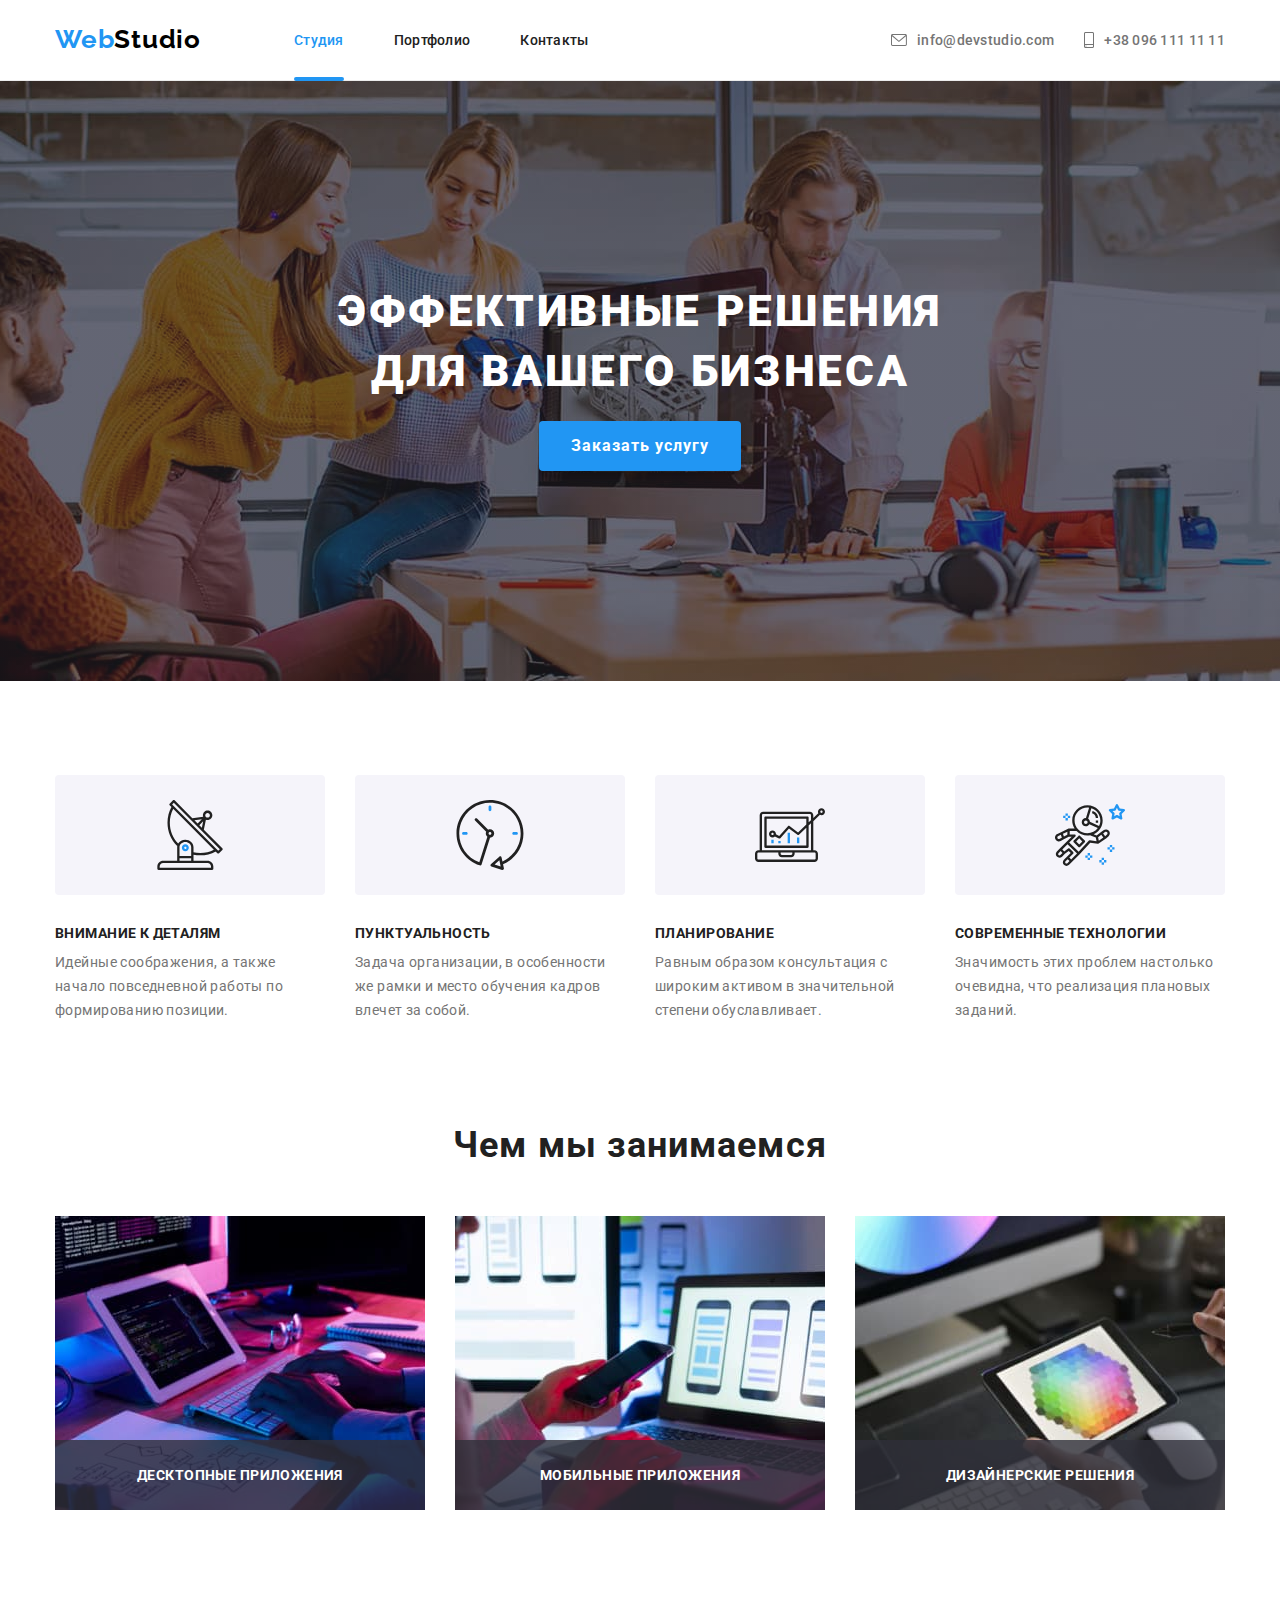
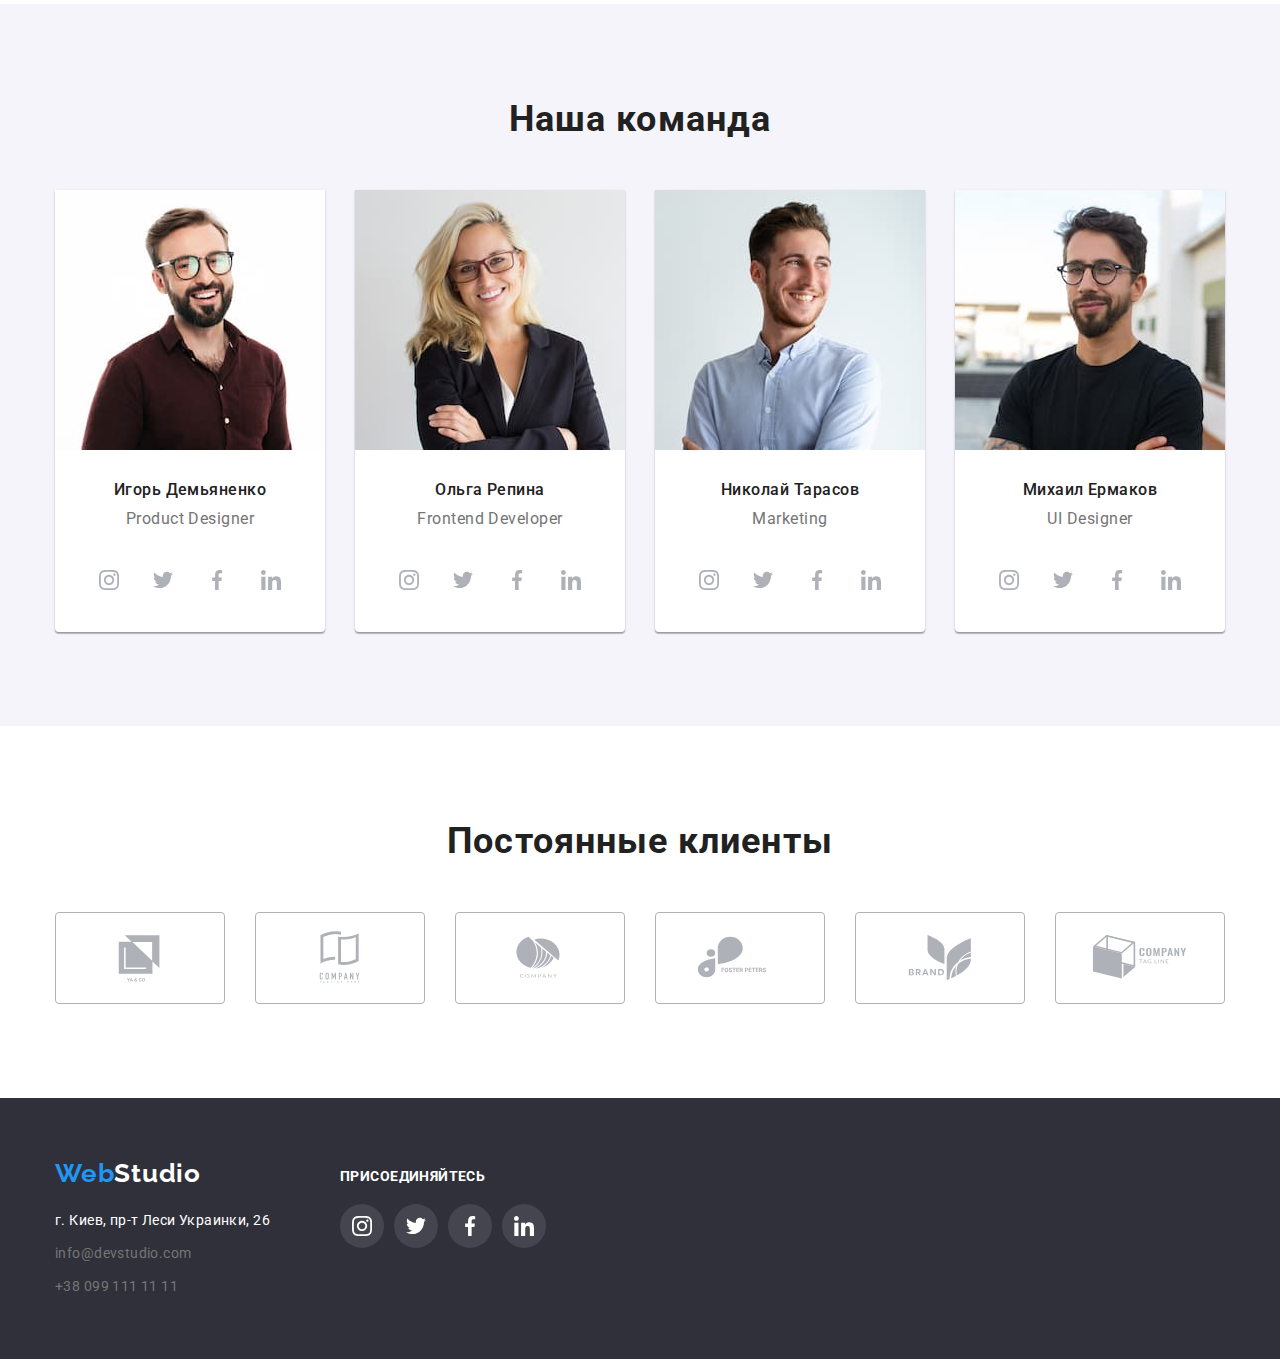
<file: index.html>
<!DOCTYPE html>
<html lang="ru">
<head>
    <meta charset="UTF-8">
    <meta http-equiv="X-UA-Compatible" content="IE=edge">
    <meta name="viewport" content="width=device-width, initial-scale=1.0">
    <title lang="en">WebStudio</title>
    <link href="https://fonts.googleapis.com/css2?family=Raleway:wght@700&family=Roboto:wght@400;500;700;900&display=swap"
        rel="stylesheet">
    <link rel="stylesheet" href="https://cdnjs.cloudflare.com/ajax/libs/modern-normalize/1.0.0/modern-normalize.min.css">
    <link rel="stylesheet" href="css/styles.css">
</head>
<body>
    <!-- Cap -->
    <header class="page-header"> 
        <div class="container">
            <nav class="nav">
                <a href="" class="logo" lang="en"><span class="web">Web</span>Studio</a>
                <ul class="site-nav list">
                    <li class="sn-item"><a href="./index.html" class="link current">Студия</a></li>
                    <li class="sn-item"><a href="./portfolio.html" class="link">Портфолио</a></li>
                    <li class="sn-item"><a href="" class="link">Контакты</a></li>
                </ul>
                <ul class="site-contact list">
                    <li class="sn-item"><a href="mailto:info@devstudio.com" class="link"  lang="en">
                        <svg class="header-icon" width="16" height="12">
                            <use href="./images/icons/icons.svg#icon-envelope"></use>
                        </svg>info@devstudio.com</a></li>
                    <li class="sn-item"><a href="tel:+380961111111" class="link">
                        <svg class="header-icon" width="10" height="16">
                            <use href="./images/icons/icons.svg#icon-smartphone"></use>
                        </svg>+38 096 111 11 11</a></li>
                </ul>
            </nav>
        </div>
    </header>
    <!-- Main content -->
    <main class="main">
        <!-- Hero -->
        <section class="section hero">
            <div class="container hero-container">
                <h1 class="business-solutions-title">Эффективные решения <br />для вашего бизнеса</h1>
                <button class="order-service" type="button" data-modal-open>Заказать услугу</button>
            </div>
        </section>
        <!-- Features -->
        <section class="section">
            <div class="container">
                <ul class="features-list list">
                    <li class="features-item">
                        <div class="icon-bg">
                            <svg class="feature-icon" width="70" height="70">
                                <use href="./images/icons/icons.svg#icon-antenna"></use>
                            </svg>
                        </div>
                        <h3 class="features-title">Внимание к деталям</h3>
                        <p class="features-text">Идейные соображения, а также начало повседневной работы по формированию позиции.</p>
                    </li>
                    <li class="features-item">
                        <div class="icon-bg">
                            <svg class="feature-icon"  width="70" height="70">
                                <use href="./images/icons/icons.svg#icon-clock"></use>
                            </svg>
                        </div>
                        <h3 class="features-title">Пунктуальность</h3>
                        <p class="features-text">Задача организации, в особенности же рамки и место обучения кадров влечет за собой.</p>
                    </li>
                    <li class="features-item">
                        <div class="icon-bg">
                            <svg class="feature-icon" width="70" height="70">
                                <use href="./images/icons/icons.svg#icon-diagram"></use>
                            </svg>
                        </div>
                        <h3 class="features-title">Планирование</h3>
                        <p class="features-text">Равным образом консультация с широким активом в значительной степени обуславливает.</p>
                    </li>
                    <li class="features-item">
                        <div class="icon-bg">
                            <svg class="feature-icon" width="70" height="70">
                                <use href="./images/icons/icons.svg#icon-astronaut"></use>
                            </svg>
                        </div>
                        <h3 class="features-title">Современные технологии</h3>
                        <p class="features-text">Значимость этих проблем настолько очевидна, что реализация плановых заданий.</p>
                    </li>
                </ul>
            </div>
        </section>
        <!-- Doing -->
        <section class="section doing">
            <div class="container">
                <h2 class="doing-title">Чем мы занимаемся</h2>
                <ul class="doing-list list">
                    <li class="doing-item">
                        <img src="./images/doing/box1.jpg" alt="desktop development" width="370">
                        <p class="doing-text">Десктопные приложения</p>
                    </li>
                    <li class="doing-item">
                        <img src="./images/doing/box2.jpg" alt="mobile app development" width="370">
                        <p class="doing-text">Мобильные приложения</p>
                    </li>
                    <li class="doing-item">
                        <img src="./images/doing/box3.jpg" alt="tablet app development" width="370">
                        <p class="doing-text">Дизайнерские решения</p>
                    </li>
                </ul>
            </div>
        </section>
        <!-- Our team -->
        <section class="section our-team">
            <div class="container">
                <h2 class="team-title">Наша команда</h2>
                <ul class="team-list list">
                    <li class="team-item">
                        <img src="./images/teamcards/teamcard1.jpg" alt="personal photo" width="270">
                        <h3 class="team-name">Игорь Демьяненко</h3>
                        <p class="team-position" lang="en">Product Designer</p> 
                        <ul class="team-social list">
                            <li>
                                <a class="social-link" href="#">
                                    <svg class="social-icon" width="20" height="20">
                                        <use href="./images/icons/icons.svg#icon-instagram"></use>
                                    </svg>
                                </a>
                            </li>
                            <li>
                                <a class="social-link" href="#">
                                    <svg class="social-icon" width="20" height="20">
                                        <use href="./images/icons/icons.svg#icon-twitter"></use>
                                    </svg>
                                </a>
                            </li>
                            <li>
                                <a class="social-link" href="#">
                                    <svg class="social-icon" width="20" height="20">
                                        <use href="./images/icons/icons.svg#icon-facebook"></use>
                                    </svg>
                                </a>
                            </li>
                            <li>
                                <a class="social-link" href="#">
                                    <svg class="social-icon" width="20" height="20">
                                        <use href="./images/icons/icons.svg#icon-linkedin"></use>
                                    </svg>
                                </a>
                            </li>
                        </ul> 
                    </li>
                    <li class="team-item">
                        <img src="./images/teamcards/teamcard2.jpg" alt="personal photo" width="270">
                        <h3 class="team-name">Ольга Репина</h3>
                        <p class="team-position" lang="en">Frontend Developer</p>
                        <ul class="team-social list">
                            <li>
                                <a class="social-link" href="#">
                                    <svg class="social-icon" width="20" height="20">
                                        <use href="./images/icons/icons.svg#icon-instagram"></use>
                                    </svg>
                                </a>
                            </li>
                            <li>
                                <a class="social-link" href="#">
                                    <svg class="social-icon" width="20" height="20">
                                        <use href="./images/icons/icons.svg#icon-twitter"></use>
                                    </svg>
                                </a>
                            </li>
                            <li>
                                <a class="social-link" href="#">
                                    <svg class="social-icon" width="20" height="20">
                                        <use href="./images/icons/icons.svg#icon-facebook"></use>
                                    </svg>
                                </a>
                            </li>
                            <li>
                                <a class="social-link" href="#">
                                    <svg class="social-icon" width="20" height="20">
                                        <use href="./images/icons/icons.svg#icon-linkedin"></use>
                                    </svg>
                                </a>
                            </li>
                        </ul>
                    </li>
                    <li class="team-item">
                        <img src="./images/teamcards/teamcard3.jpg" alt="personal photo" width="270">
                        <h3 class="team-name">Николай Тарасов</h3>
                        <p class="team-position" lang="en">Marketing</p>
                        <ul class="team-social list">
                            <li>
                                <a class="social-link" href="#">
                                    <svg class="social-icon" width="20" height="20">
                                        <use href="./images/icons/icons.svg#icon-instagram"></use>
                                    </svg>
                                </a>
                            </li>
                            <li>
                                <a class="social-link" href="#">
                                    <svg class="social-icon" width="20" height="20">
                                        <use href="./images/icons/icons.svg#icon-twitter"></use>
                                    </svg>
                                </a>
                            </li>
                            <li>
                                <a class="social-link" href="#">
                                    <svg class="social-icon" width="20" height="20">
                                        <use href="./images/icons/icons.svg#icon-facebook"></use>
                                    </svg>
                                </a>
                            </li>
                            <li>
                                <a class="social-link" href="#">
                                    <svg class="social-icon" width="20" height="20">
                                        <use href="./images/icons/icons.svg#icon-linkedin"></use>
                                    </svg>
                                </a>
                            </li>
                        </ul>
                    </li>
                    <li class="team-item">
                        <img src="./images/teamcards/teamcard4.jpg" alt="personal photo" width="270">
                        <h3 class="team-name">Михаил Ермаков</h3>
                        <p class="team-position" lang="en">UI Designer</p>
                        <ul class="team-social list">
                            <li>
                                <a class="social-link" href="#">
                                    <svg class="social-icon" width="20" height="20">
                                        <use href="./images/icons/icons.svg#icon-instagram"></use>
                                    </svg>
                                </a>
                            </li>
                            <li>
                                <a class="social-link" href="#">
                                    <svg class="social-icon" width="20" height="20">
                                        <use href="./images/icons/icons.svg#icon-twitter"></use>
                                    </svg>
                                </a>
                            </li>
                            <li>
                                <a class="social-link" href="#">
                                    <svg class="social-icon" width="20" height="20">
                                        <use href="./images/icons/icons.svg#icon-facebook"></use>
                                    </svg>
                                </a>
                            </li>
                            <li>
                                <a class="social-link" href="#">
                                    <svg class="social-icon" width="20" height="20">
                                        <use href="./images/icons/icons.svg#icon-linkedin"></use>
                                    </svg>
                                </a>
                            </li>
                        </ul>
                    </li>
                </ul>
            </div>
        </section>
        <!-- Clientes -->
        <section class="section">
            <div class="container">
                <h2 class="client-title">Постоянные клиенты</h2>
                <ul class="client-list list">
                    <li class="client-item">
                        <a class="client-link" href="#">
                            <svg class="client-icon" width="106" height="60">
                                <use href="./images/icons/icons.svg#icon-logo1"></use>
                            </svg>
                        </a>
                    </li>
                    <li class="client-item">
                        <a class="client-link" href="#">
                            <svg class="client-icon" width="106" height="60">
                                <use href="./images/icons/icons.svg#icon-logo2"></use>
                            </svg>
                        </a>
                    </li>
                    <li class="client-item">
                        <a class="client-link" href="#">
                            <svg class="client-icon" width="106" height="60">
                                <use href="./images/icons/icons.svg#icon-logo3"></use>
                            </svg>
                        </a>
                    </li>
                    <li class="client-item">
                        <a class="client-link" href="#">
                            <svg class="client-icon" width="106" height="60">
                                <use href="./images/icons/icons.svg#icon-logo4"></use>
                            </svg>
                        </a>
                    </li>
                    <li class="client-item">
                        <a class="client-link" href="#">
                            <svg class="client-icon" width="106" height="60">
                                <use href="./images/icons/icons.svg#icon-logo5"></use>
                            </svg>
                        </a>
                    </li>
                    <li class="client-item">
                        <a class="client-link" href="#">
                            <svg class="client-icon" width="106" height="60">
                                <use href="./images/icons/icons.svg#icon-logo6"></use>
                            </svg>
                        </a>
                    </li>
                </ul>
            </div>
        </section>
    </main>
    <!-- Footer -->
    <footer class="footer">
        <!-- copyright, address etc -->
        <div class="container footer-container">
            <div class="address-container">
                <a href="" class="logo" lang="en"><span class="web">Web</span><span class="studio">Studio</span></a>
                <address class="map">
                    <p class="address">г. Киев, пр-т Леси Украинки, 26</p>
                    <ul class="footer-list list">
                        <li class="contact-footer"><a href="mailto:info@devstudio.com" class="link" lang="en">info@devstudio.com</a></li>
                        <li class="contact-footer"><a href="tel:+380991111111" class="link">+38 099 111 11 11</a></li>
                    </ul>
                </address>
            </div>
        
            <div class="social-container">
                <h3 class="social-title">присоединяйтесь</h3>
                <ul class="social-list list">
                    <li>
                        <a class="social-link-footer" href="#">
                            <svg class="social-icon-footer" width="20" height="20">
                                <use href="./images/icons/icons.svg#icon-instagram"></use>
                            </svg>
                        </a>
                    </li>
                    <li>
                        <a class="social-link-footer" href="#">
                            <svg class="social-icon-footer" width="20" height="20">
                                <use href="./images/icons/icons.svg#icon-twitter"></use>
                            </svg>
                        </a>
                    </li>
                    <li>
                        <a class="social-link-footer" href="#">
                            <svg class="social-icon-footer" width="20" height="20">
                                <use href="./images/icons/icons.svg#icon-facebook"></use>
                            </svg>
                        </a>
                    </li>
                    <li>
                        <a class="social-link-footer" href="#">
                            <svg class="social-icon-footer" width="20" height="20">
                                <use href="./images/icons/icons.svg#icon-linkedin"></use>
                            </svg>
                        </a>
                    </li>
                </ul>
            </div>
        </div>
    </footer>
    <!-- Modal -->
    <div class="backdrop is-hidden" data-modal>
        <div class="modal">
            <button class="modal-btn-close" type="button" data-modal-close>
            <svg class="modal-icon" width="11" height="11">
                <use href="./images/icons/icons.svg#icon-close"></use>
            </svg>
            </button>
        </div>
    </div>

    <script src="./js/modal.js"></script>
</body>
</html>
</file>
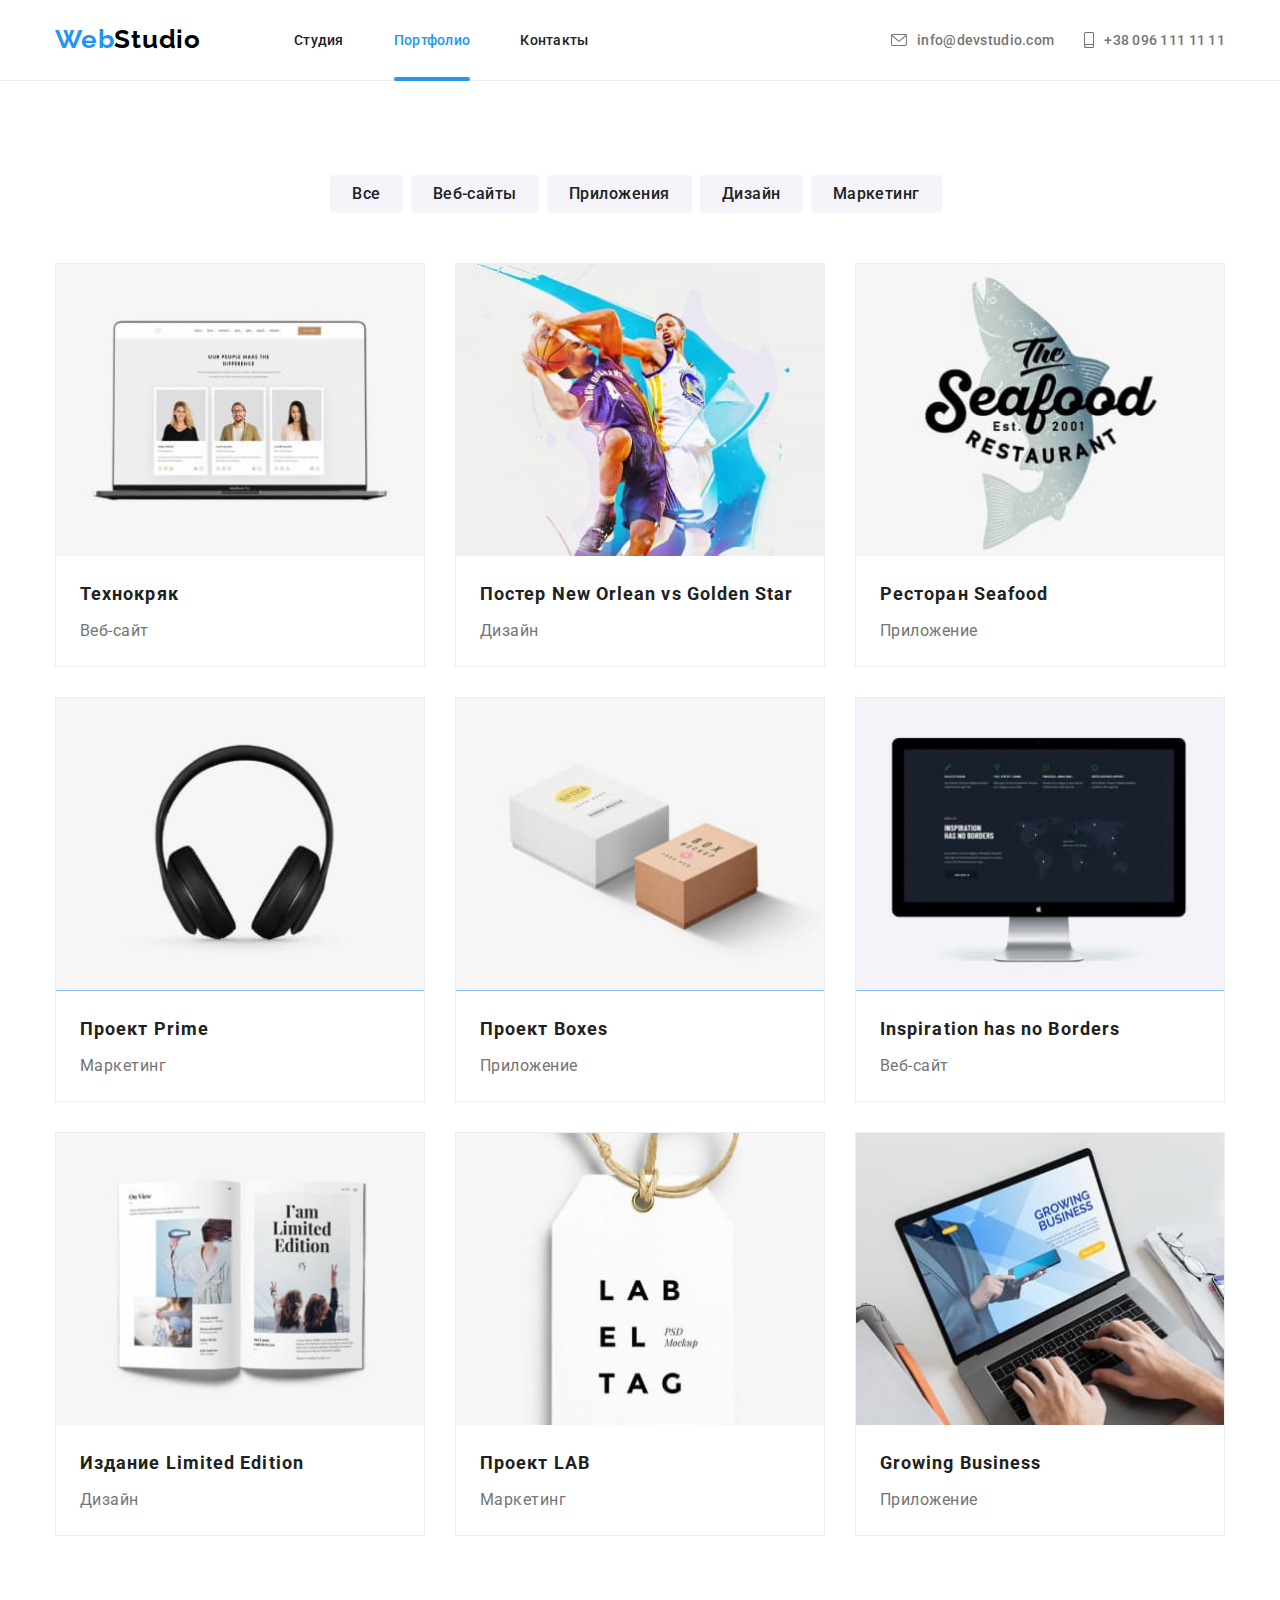
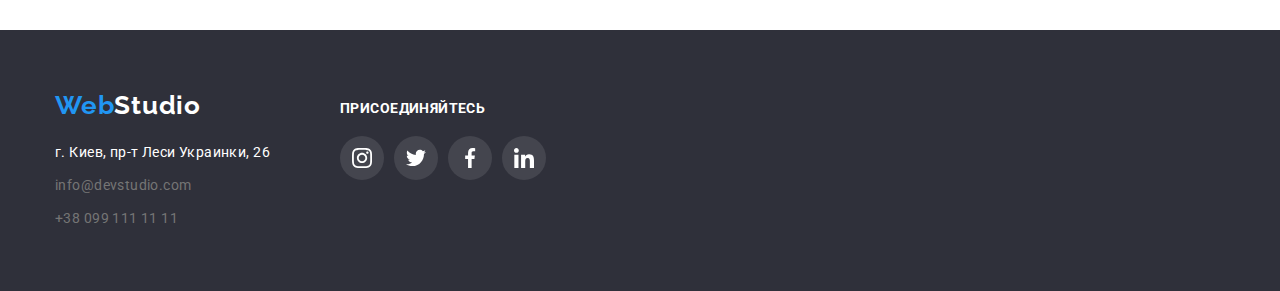
<file: portfolio.html>
<!DOCTYPE html>
<html lang="ru">
<head>
    <meta charset="UTF-8">
    <meta http-equiv="X-UA-Compatible" content="IE=edge">
    <meta name="viewport" content="width=device-width, initial-scale=1.0">
    <title lang="en">Portfolio</title>
    <link href="https://fonts.googleapis.com/css2?family=Raleway:wght@700&family=Roboto:wght@400;500;700;900&display=swap"
        rel="stylesheet">
    <link rel="stylesheet" href="https://cdnjs.cloudflare.com/ajax/libs/modern-normalize/1.0.0/modern-normalize.min.css">
    <link rel="stylesheet" href="css/styles.css">
</head>
<body>
    <header class="page-header">
        <!-- Cap -->
        <div class="container">
            <nav class="nav">
                <a href="" class="logo" lang="en"><span class="web">Web</span>Studio</a>
                <ul class="site-nav list">
                    <li class="sn-item"><a href="./index.html" class="link">Студия</a></li>
                    <li class="sn-item"><a href="./portfolio.html" class="link current">Портфолио</a></li>
                    <li class="sn-item"><a href="" class="link">Контакты</a></li>
                </ul>
                <ul class="site-contact list">
                    <li class="sn-item"><a href="mailto:info@devstudio.com" class="link" lang="en">
                            <svg class="header-icon" width="16" height="12">
                                <use href="./images/icons/icons.svg#icon-envelope"></use>
                            </svg>info@devstudio.com</a></li>
                    <li class="sn-item"><a href="tel:+380961111111" class="link">
                            <svg class="header-icon" width="10" height="16">
                                <use href="./images/icons/icons.svg#icon-smartphone"></use>
                            </svg>+38 096 111 11 11</a></li>
                </ul>
            </nav>
        </div>
    </header>
    <!-- Main content portfolio -->
    <main>
    <!-- Portfolio filters -->
    <section class="section">
        <div class="container">
            <h1 hidden>Портфолио</h1>
            <ul class="filters list">
                <li class="filter"><button class="filter-item" type="button">Все</button> </li>
                <li class="filter"><button class="filter-item" type="button">Веб-сайты</button> </li>
                <li class="filter"><button class="filter-item" type="button">Приложения</button> </li>
                <li class="filter"><button class="filter-item" type="button">Дизайн</button> </li>
                <li class="filter"><button class="filter-item" type="button">Маркетинг</button> </li>
            </ul>
            <!-- Portfolio projects -->
            <ul class="project-list list">
                <li class="project-item">
                    <a href="" class="project-link link">
                        <div class="project-overlay-img">
                            <img src="./images/projects/img1.jpg" alt="website" width="370">
                            <div class="project-overlay">
                                <p class="project-overlay-text">Технокряк это современная площадка распространения коронавируса. Компании используют эту платформу для цифрового шпионажа и атак на защищённые сервера конкурентов.</p>
                            </div>
                        </div>
                        <div class="project-content">
                            <h2 class="project-title">Технокряк</h2>
                            <p class="project-text">Веб-сайт</p>
                        </div>
                    </a>
                </li>
                <li class="project-item">
                    <a href="" class="project-link link">
                        <div class="project-overlay-img">
                            <img src="./images/projects/img2.jpg" alt="basketball poster" width="370">
                            <div class="project-overlay">
                                <p class="project-overlay-text">Технокряк это современная площадка распространения коронавируса. Компании используют эту платформу для цифрового шпионажа и атак на защищённые сервера конкурентов.</p>
                            </div>
                        </div>
                        <div class="project-content">
                            <h2 class="project-title" lang="en">Постер New Orlean vs Golden Star</h2>
                            <p class="project-text">Дизайн</p>
                        </div>
                    </a>
                </li>
                <li class="project-item">
                    <a href="" class="project-link link">
                        <div class="project-overlay-img">
                            <img src="./images/projects/img3.jpg" alt="restaurant`s app image" width="370">
                            <div class="project-overlay">
                                <p class="project-overlay-text">Технокряк это современная площадка распространения коронавируса. Компании используют эту платформу для цифрового шпионажа и атак на защищённые сервера конкурентов.</p>
                            </div>
                        </div>
                        <div class="project-content">
                            <h2 class="project-title" lang="en">Ресторан Seafood</h2>
                            <p class="project-text">Приложение</p>
                        </div>
                    </a>
                </li>
                <li class="project-item">
                    <a href="" class="project-link link">
                        <div class="project-overlay-img">
                            <img src="./images/projects/img4.jpg" alt="headphones" width="370">
                            <div class="project-overlay">
                                <p class="project-overlay-text">Технокряк это современная площадка распространения коронавируса. Компании используют эту платформу для цифрового шпионажа и атак на защищённые сервера конкурентов.</p>
                            </div>
                        </div>
                        <div class="project-content">
                            <h2 class="project-title" lang="en">Проект Prime</h2>
                            <p class="project-text">Маркетинг</p>
                        </div>
                    </a>
                </li>
                <li class="project-item">
                    <a href="" class="project-link link">
                        <div class="project-overlay-img">
                            <img src="./images/projects/img5.jpg" alt="two boxes" width="370">
                            <div class="project-overlay">
                                <p class="project-overlay-text">Технокряк это современная площадка распространения коронавируса. Компании используют эту платформу для цифрового шпионажа и атак на защищённые сервера конкурентов.</p>
                            </div>
                        </div>
                        <div class="project-content">
                            <h2 class="project-title" lang="en">Проект Boxes</h2>
                            <p class="project-text">Приложение</p>
                        </div>
                    </a>
                </li>
                <li class="project-item">
                    <a href="" class="project-link link">
                        <div class="project-overlay-img">
                            <img src="./images/projects/img6.jpg" alt="monitor" width="370">
                            <div class="project-overlay">
                                <p class="project-overlay-text">Технокряк это современная площадка распространения коронавируса. Компании используют эту платформу для цифрового шпионажа и атак на защищённые сервера конкурентов.</p>
                            </div>
                        </div>
                        <div class="project-content">
                            <h2 class="project-title" lang="en">Inspiration has no Borders</h2>
                            <p class="project-text">Веб-сайт</p>
                        </div>
                    </a>
                </li>
                <li class="project-item">
                    <a href="" class="project-link link">
                        <div class="project-overlay-img">
                            <img src="./images/projects/img7.jpg" alt="magazine" width="370">
                            <div class="project-overlay">
                                <p class="project-overlay-text">Технокряк это современная площадка распространения коронавируса. Компании используют эту платформу для цифрового шпионажа и атак на защищённые сервера конкурентов.</p>
                            </div>
                        </div>
                        <div class="project-content">
                            <h2 class="project-title" lang="en">Издание Limited Edition</h2>
                            <p class="project-text">Дизайн</p>
                        </div>
                    </a>
                </li>
                <li class="project-item">
                    <a href="" class="project-link link">
                        <div class="project-overlay-img">
                            <img src="./images/projects/img8.jpg" alt="label" width="370">
                            <div class="project-overlay">
                                <p class="project-overlay-text">Технокряк это современная площадка распространения коронавируса. Компании используют эту платформу для цифрового шпионажа и атак на защищённые сервера конкурентов.</p>
                            </div>
                        </div>
                        <div class="project-content">
                            <h2 class="project-title" lang="en">Проект LAB</h2>
                            <p class="project-text">Маркетинг</p>
                        </div>
                    </a>
                </li>
                <li class="project-item">
                    <a href="" class="project-link link">
                        <div class="project-overlay-img">
                            <img src="./images/projects/img9.jpg" alt="laptop" width="370">
                            <div class="project-overlay">
                                <p class="project-overlay-text">Технокряк это современная площадка распространения коронавируса. Компании используют эту платформу для цифрового шпионажа и атак на защищённые сервера конкурентов.</p>
                            </div>
                        </div>
                        <div class="project-content">
                            <h2 class="project-title" lang="en">Growing Business</h2>
                            <p class="project-text">Приложение</p>
                        </div>
                    </a>
                </li>
            </ul>
        </div>
    </section>      
    </main>
    <!-- Footer -->
    <footer class="footer">
        <div class="container footer-container">
            <div class="address-container">
                <a href="" class="logo" lang="en"><span class="web">Web</span><span class="studio">Studio</span></a>
                <address class="map">
                    <p class="address">г. Киев, пр-т Леси Украинки, 26</p>
                    <ul class="footer-list list">
                        <li class="contact-footer"><a href="mailto:info@devstudio.com" class="link"
                                lang="en">info@devstudio.com</a></li>
                        <li class="contact-footer"><a href="tel:+380991111111" class="link">+38 099 111 11 11</a></li>
                    </ul>
                </address>
            </div>
        
            <div class="social-container">
                <h3 class="social-title">присоединяйтесь</h3>
                <ul class="social-list list">
                    <li>
                        <a class="social-link-footer" href="#">
                            <svg class="social-icon-footer" width="20" height="20">
                                <use href="./images/icons/icons.svg#icon-instagram"></use>
                            </svg>
                        </a>
                    </li>
                    <li>
                        <a class="social-link-footer" href="#">
                            <svg class="social-icon-footer" width="20" height="20">
                                <use href="./images/icons/icons.svg#icon-twitter"></use>
                            </svg>
                        </a>
                    </li>
                    <li>
                        <a class="social-link-footer" href="#">
                            <svg class="social-icon-footer" width="20" height="20">
                                <use href="./images/icons/icons.svg#icon-facebook"></use>
                            </svg>
                        </a>
                    </li>
                    <li>
                        <a class="social-link-footer" href="#">
                            <svg class="social-icon-footer" width="20" height="20">
                                <use href="./images/icons/icons.svg#icon-linkedin"></use>
                            </svg>
                        </a>
                    </li>
                </ul>
            </div>
        </div>
    </footer>
</body>
</html>
</file>
<file: css/styles.css>
:root {
  --primary-text-color: #757575;
  --secondary-text-color: #ffffff;
  --title-text-color: #212121;
  --logo-text-color: #000000;
  --contact-text-color: #ffffff, 60%;
  --accent-color: #2196f3;
  --primary-bg-color: #ffffff;
  --secondary-bg-color: #2f303a;
  --third-bg-color: #f5f4fa;
  --hero-bg-color: #c4c4c4;
  --icon-color: #afb1b8;
  --project-list-gap: 30px;
  --timing-function: cubic-bezier(0.4, 0, 0.2, 1);
  --transition-duration: 250ms;
}

body {
  background-color: var(--primary-bg-color);
  color: var(--primary-text-color);
  font-family: Roboto, sans-serif;
}

.container {
  width: 1200px;
  padding: 0 15px;
  margin: 0 auto;
}

.section {
  padding-top: 94px;
  padding-bottom: 94px;
}

.list {
  list-style: none;
  padding: 0;
  margin: 0;
}

.link {
  text-decoration: none;
  display: block;
  align-items: center;
}

h1,
h2,
h3 {
  margin: 0;
}

p {
  margin: 0;
}

img {
  display: block;
  max-width: 100%;
  height: auto;
}

/* Cap */

.page-header {
  border-bottom: 1px solid #ececec;
}

.nav {
  display: flex;
  align-items: center;
}

.logo {
  padding-top: 24px;
  padding-bottom: 25px;
  font-family: Raleway, sans-serif;
  font-weight: bold;
  font-size: 26px;
  line-height: 1.192;
  letter-spacing: 0.03em;
  text-decoration: none;
  color: var(--logo-text-color);
  transition: color var(--transition-duration) var(--timing-function);
}

.logo:hover,
.logo:hover .studio,
.logo:focus,
.logo:focus .studio {
  color: var(--accent-color);
}

.web {
  color: var(--accent-color);
}

.current {
  position: relative;
}

.current::after {
  position: absolute;
  display: block;
  content: '';
  width: 100%;
  height: 4px;
  background: var(--accent-color);
  border-radius: 2px;
  border: 2px solid;
  bottom: -1px;
}

/* Site nav */

.site-nav {
  display: flex;
  margin-left: 93px;
}

.site-nav .sn-item:not(:last-child) {
  margin-right: 50px;
}

.site-nav .link {
  padding-top: 32px;
  padding-bottom: 32px;
  font-weight: 500;
  font-size: 14px;
  line-height: 1.143;
  letter-spacing: 0.02em;
  color: var(--title-text-color);
  transition: color var(--transition-duration) var(--timing-function);
}

.site-nav .link:hover,
.site-nav .link:focus,
.site-nav .link.current {
  color: var(--accent-color);
}

/* Contacts */

.site-contact {
  display: flex;
  margin-left: auto;
  align-items: center;
}

.site-contact .sn-item:not(:last-child) {
  margin-right: 30px;
}

.sn-item > a {
  display: flex;
}

.site-contact .link {
  padding-top: 32px;
  padding-bottom: 32px;

  font-weight: 500;
  font-size: 14px;
  line-height: 1.143;
  letter-spacing: 0.02em;
  color: var(--primary-text-color);
  transition: color var(--transition-duration) var(--timing-function);
}

.site-contact .link:hover,
.site-contact .link:focus {
  color: var(--accent-color);
}

.header-icon {
  margin-right: 10px;
  fill: currentColor;
}

/* Main content index */

/* Hero */

.hero {
  max-width: 1600px;
  height: 600px;
  margin-left: auto;
  margin-right: auto;
  background-color: var(--hero-bg-color);
  background-image: linear-gradient(
      to right,
      rgba(47, 48, 58, 0.4),
      rgba(47, 48, 58, 0.4)
    ),
    url('../images/hero/heroimg.jpg');
  background-repeat: no-repeat;
  background-position: center;
  background-size: cover;
}

.hero-container {
  text-align: center;
}

.business-solutions-title {
  padding-top: 106px;
  font-weight: 900;
  font-size: 44px;
  line-height: 1.364;
  letter-spacing: 0.06em;
  text-transform: uppercase;
  color: var(--secondary-text-color);
}

.order-service {
  margin-top: 20px;
  margin-bottom: 94px;
  padding: 10px 32px;
  font-family: inherit;
  font-weight: bold;
  font-size: 16px;
  line-height: 1.875;
  letter-spacing: 0.06em;
  cursor: pointer;
  color: var(--secondary-text-color);
  background-color: var(--accent-color);
  border: 0;
  box-shadow: 0px 4px 4px rgba(0, 0, 0, 0.15);
  border-radius: 4px;
  transition: background-color var(--transition-duration) var(--timing-function);
}

.order-service:hover {
  background-color: #188ce8;
}

/* Features */

.features-list {
  display: flex;
  align-items: center;
}

.features-list .features-item:not(:last-child) {
  margin-right: 30px;
}

.features-item {
  width: 270px;
}

.icon-bg {
  width: 270px;
  height: 120px;
  margin-bottom: 30px;
  background-color: var(--third-bg-color);
  border-radius: 4px;
  display: flex;
  justify-content: center;
  align-items: center;
}

.feature-icon {
  fill: currentColor;
}

.features-title {
  font-weight: bold;
  font-size: 14px;
  line-height: 1.143;
  letter-spacing: 0.03em;
  text-transform: uppercase;
  color: var(--title-text-color);
}

.features-text {
  padding-top: 10px;
  padding-bottom: 7px;
  font-size: 14px;
  line-height: 1.714;
  letter-spacing: 0.03em;
}

/* Doing */

.doing {
  padding-top: 0;
}

.doing-list {
  display: flex;
}

.doing-list .doing-item:not(:last-child) {
  margin-right: 30px;
}

.doing-item {
  position: relative;
  z-index: -1;
  display: block;
}

.doing-title,
.team-title {
  margin-bottom: 50px;

  font-weight: bold;
  font-size: 36px;
  line-height: 1.167;
  text-align: center;
  letter-spacing: 0.03em;
  color: var(--title-text-color);
}

.doing-text {
  position: absolute;
  bottom: 0;
  left: 0;
  width: 100%;
  height: 70px;
  display: flex;
  align-items: center;
  justify-content: center;
  font-weight: bold;
  font-size: 14px;
  line-height: 1.143;
  letter-spacing: 0.03em;
  text-transform: uppercase;
  color: var(--secondary-text-color);
  background-color: rgba(47, 48, 58, 0.8);
}

/* Our team */

.our-team {
  background-color: var(--third-bg-color);
}

.team-list {
  display: flex;
}

.team-list .team-item:not(:last-child) {
  margin-right: 30px;
}

.team-item {
  display: block;
  text-align: center;
  background: var(--primary-bg-color);
  box-shadow: 0px 1px 3px rgba(0, 0, 0, 0.12), 0px 1px 1px rgba(0, 0, 0, 0.14),
    0px 2px 1px rgba(0, 0, 0, 0.2);
  border-radius: 0px 0px 4px 4px;
}

.team-name {
  margin-top: 30px;
  margin-bottom: 10px;

  font-weight: 500;
  font-size: 16px;
  line-height: 1.187;
  letter-spacing: 0.03em;
  color: var(--title-text-color);
}

.team-position {
  margin-bottom: 30px;

  font-size: 16px;
  line-height: 1.187;
  letter-spacing: 0.03em;
}

.team-social {
  display: flex;
  justify-content: space-between;
  margin-left: 32px;
  margin-right: 32px;
  margin-top: 16px;
  margin-bottom: 30px;
}

.social-link {
  width: 44px;
  height: 44px;
  display: flex;
  justify-content: center;
  align-items: center;
  border-radius: 50%;
  fill: var(--icon-color);
  transition: fill,
    background-color var(--transition-duration) var(--timing-function);
}

.social-link .social-icon:not(:last-child) {
  margin-right: 10px;
}

.social-link:hover,
.social-link:focus {
  background-color: var(--accent-color);
  fill: var(--secondary-text-color);
}

/* Clientes */

.client-title {
  margin-bottom: 50px;

  font-weight: bold;
  font-size: 36px;
  line-height: 1.167;
  text-align: center;
  letter-spacing: 0.03em;
  color: var(--title-text-color);
}

.client-list {
  display: flex;
}

.client-link {
  display: flex;
  width: 170px;
  height: 92px;
  margin-right: 30px;
  justify-content: center;
  align-items: center;
  border: 1px solid var(--icon-color);
  border-radius: 4px;
  color: var(--icon-color);
  transition: color,
    border-color var(--transition-duration) var(--timing-function);
}

.client-icon {
  display: block;
  fill: currentColor;
}

.client-link:hover,
.client-link:focus {
  border-color: var(--accent-color);
  color: var(--accent-color);
}

/* Footer */

.footer {
  background-color: var(--secondary-bg-color);
}

.studio {
  color: var(--secondary-text-color);
}

.footer-container {
  display: flex;
  padding-top: 60px;
}

.map {
  padding-bottom: 60px;
}

.address {
  margin-top: 20px;
  margin-bottom: 9px;
  font-family: Roboto;
  font-style: normal;
  font-weight: normal;
  font-size: 14px;
  line-height: 1.714;
  letter-spacing: 0.03em;
  color: var(--secondary-text-color);
}

.contact-footer .link {
  font-family: Roboto;
  font-style: normal;
  font-weight: normal;
  font-size: 14px;
  line-height: 1.714;
  letter-spacing: 0.03em;
  color: var(--contact-text-color);
  transition: color var(--transition-duration) var(--timing-function);
}

.footer-list .contact-footer:not(:last-child) {
  margin-bottom: 9px;
}

.contact-footer .link:hover,
.contact-footer .link:focus {
  color: var(--accent-color);
}

.social-container {
  align-items: baseline;
  padding-left: 70px;
}

.social-title {
  font-weight: bold;
  font-size: 14px;
  line-height: 1.143;
  letter-spacing: 0.03em;
  text-transform: uppercase;
  margin-bottom: 20px;
  padding-top: 10px;
  color: var(--secondary-text-color);
}

.social-list {
  display: flex;
  justify-content: space-around;
}

.social-link-footer {
  width: 44px;
  height: 44px;
  display: flex;
  margin-right: 10px;
  justify-content: center;
  align-items: center;
  border-radius: 50%;
  fill: var(--primary-bg-color);
  background: rgba(255, 255, 255, 0.1);
  transition: background-color var(--transition-duration) var(--timing-function);
}

.social-link-footer:hover,
.social-link-footer:focus {
  background-color: var(--accent-color);
}

/* Main content portfolio */

/* Portfolio filters */

.filters {
  display: flex;
  justify-content: center;
  margin-bottom: 34px;
}

.filter-item {
  margin-right: 8px;
  margin-bottom: 16px;
  padding: 6px 22px;
  font-family: inherit;
  font-weight: 500;
  font-size: 16px;
  line-height: 1.625;
  text-align: center;
  letter-spacing: 0.03em;
  cursor: pointer;
  color: var(--title-text-color);
  background-color: var(--third-bg-color);
  border: 0;
  border-radius: 4px;
  transition: color, background-color,
    box-shadow var(--transition-duration) var(--timing-function);
}

.filter-item:hover,
.filter-item:focus,
.filter-item:active {
  color: var(--secondary-text-color);
  background-color: var(--accent-color);
  box-shadow: 0px 3px 1px rgba(0, 0, 0, 0.1), 0px 1px 2px rgba(0, 0, 0, 0.08),
    0px 2px 2px rgba(0, 0, 0, 0.12);
}

/* Portfolio projects */

.project-list {
  display: flex;
  flex-wrap: wrap;
  margin-left: calc(-1 * var(--project-list-gap));
  margin-top: calc(-1 * var(--project-list-gap));
}

.project-list > .project-item {
  flex-basis: calc(100% / 3 - var(--project-list-gap));
  margin-left: var(--project-list-gap);
  margin-top: var(--project-list-gap);
}

.project-content {
  margin: 20px 24px;
}

.project-title {
  font-weight: bold;
  font-size: 18px;
  line-height: 2;
  letter-spacing: 0.06em;
  color: var(--title-text-color);
}

.project-text {
  margin-top: 4px;
  font-size: 16px;
  line-height: 1.875;
  letter-spacing: 0.03em;
  color: var(--primary-text-color);
}

.project-link {
  border: 1px solid #eeeeee;
  box-sizing: border-box;
  transition: box-shadow var(--transition-duration) var(--timing-function);
}

.project-link:hover,
.project-link:focus {
  box-shadow: 0px 1px 1px rgba(0, 0, 0, 0.12), 0px 4px 4px rgba(0, 0, 0, 0.06),
    1px 4px 6px rgba(0, 0, 0, 0.16);
}

.project-overlay-img {
  position: relative;
  overflow: hidden;
}

.project-overlay {
  position: absolute;
  overflow: auto;
  top: 0;
  left: 0;
  width: 100%;
  height: 100%;
  display: flex;
  padding: 63px 24px;
  background: rgba(33, 150, 243, 0.9);
  transform: translateY(100%);
  transition: transform var(--transition-duration) var(--timing-function);
}

.project-overlay-text {
  justify-content: left;
  width: 322px;
  font-size: 18px;
  line-height: 1.556;
  letter-spacing: 0.03em;
  color: var(--secondary-text-color);
}

.project-link:hover .project-overlay,
.project-link:focus .project-overlay {
  opacity: 1;
  transform: translateY(0%);
}

/* Modal */

.backdrop {
  position: fixed;
  left: 0;
  top: 0;
  width: 100vw;
  height: 100vh;
  background: rgba(0, 0, 0, 0.2);
  z-index: 100;
  transition: opacity,
    visibility var(--transition-duration) var(--timing-function);
}

.is-hidden {
  opacity: 0;
  visibility: hidden;
  pointer-events: none;
}

.modal {
  position: absolute;
  top: 50%;
  left: 50%;
  transform: translate(-50%, -50%);
  min-width: 528px;
  min-height: 581px;
  background-color: var(--primary-bg-color);
  box-shadow: 0px 1px 3px rgba(0, 0, 0, 0.12), 0px 1px 1px rgba(0, 0, 0, 0.14),
    0px 2px 1px rgba(0, 0, 0, 0.2);
  border-radius: 4px;
}

.modal-btn-close {
  position: absolute;
  top: 8px;
  right: 8px;
  width: 30px;
  height: 30px;
  background-color: var(--primary-bg-color);
  border: 1px solid rgba(0, 0, 0, 0.1);
  border-radius: 50%;
  cursor: pointer;
}

.modal-icon {
  position: absolute;
  top: 8px;
  right: 8px;
}
</file>
